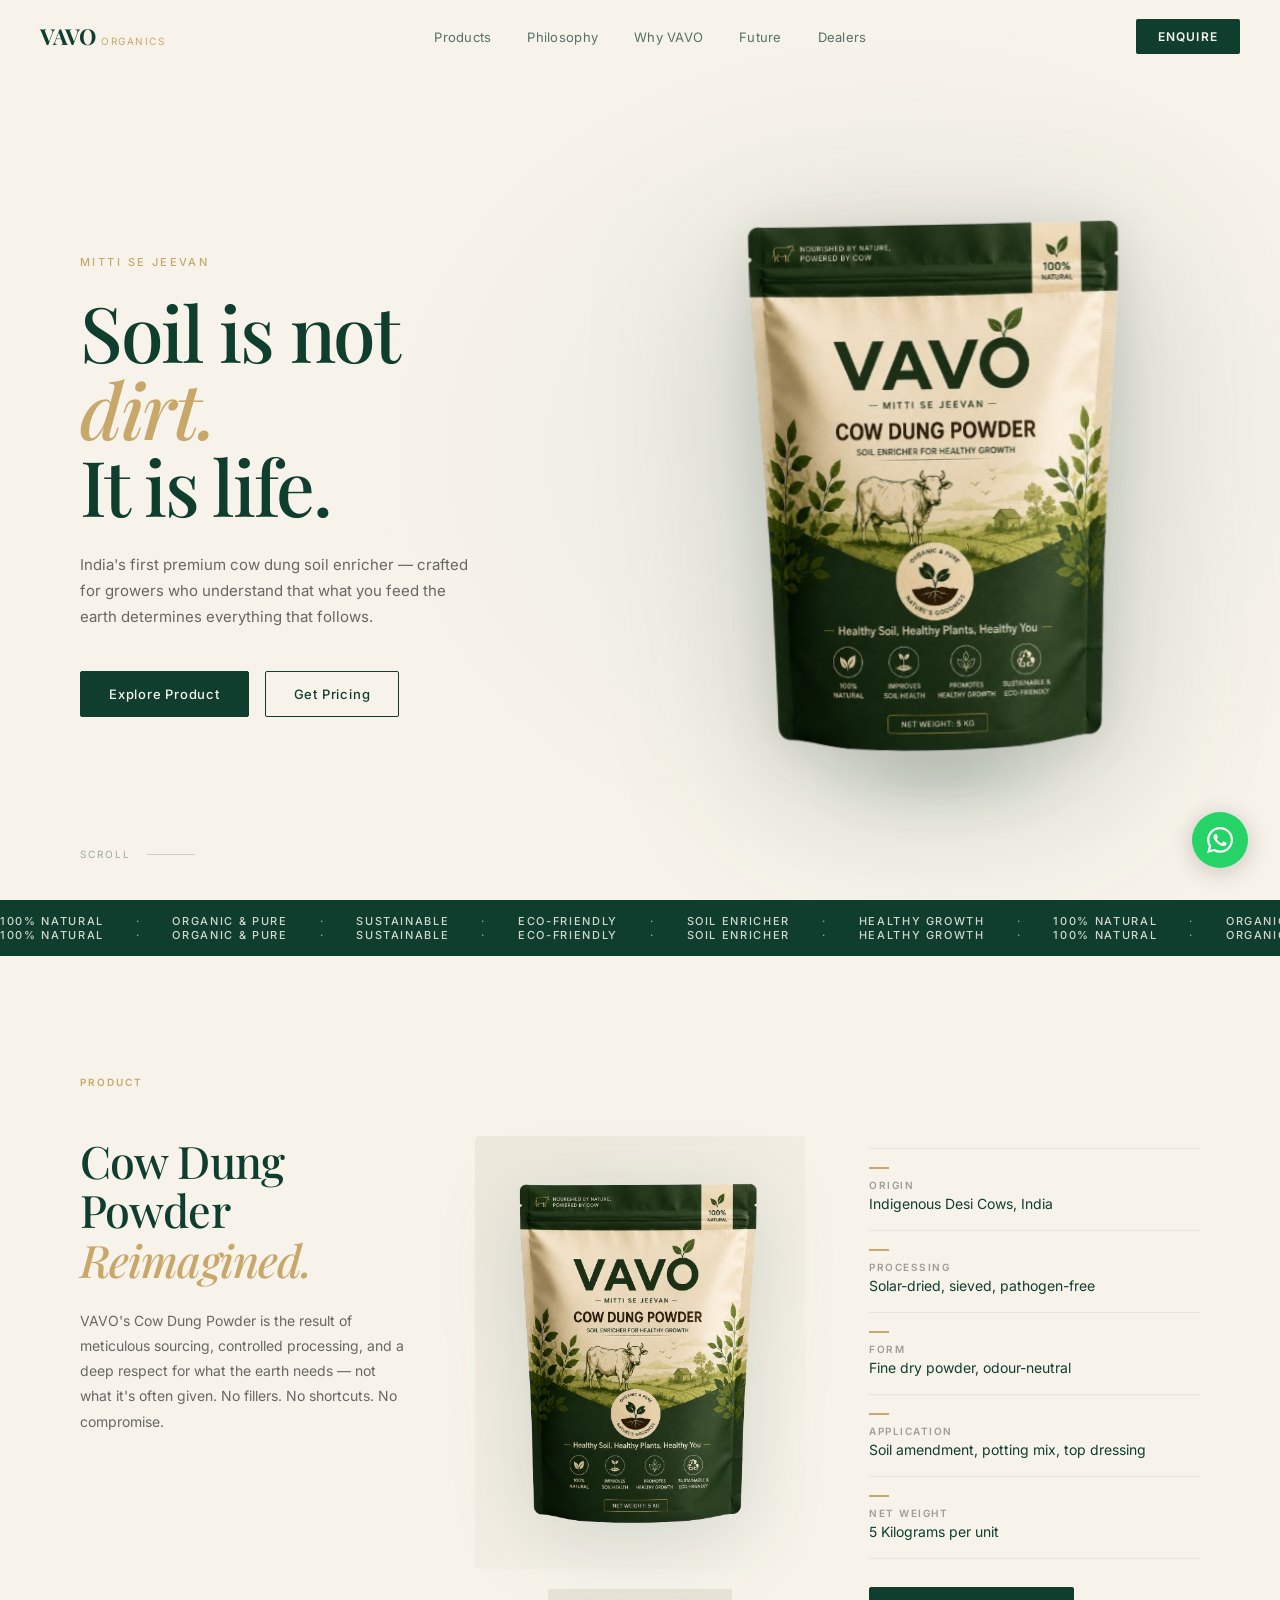
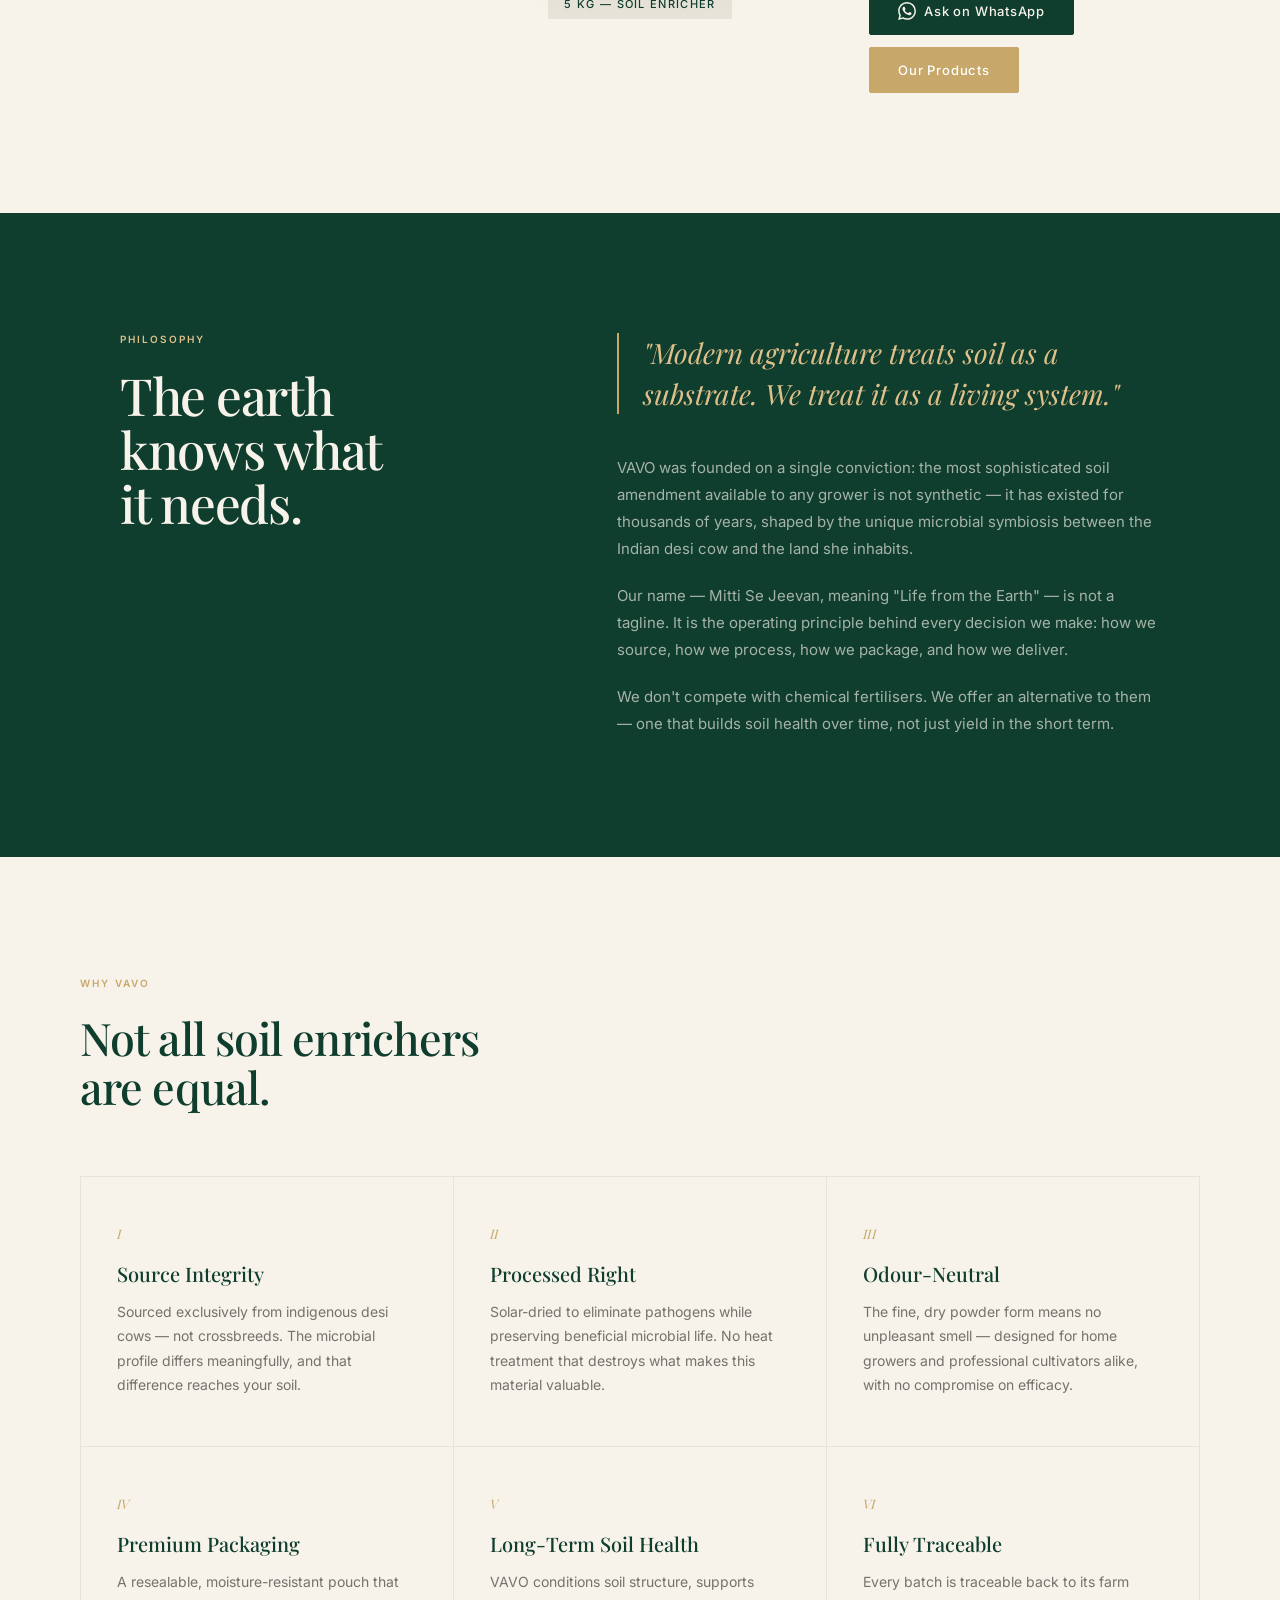
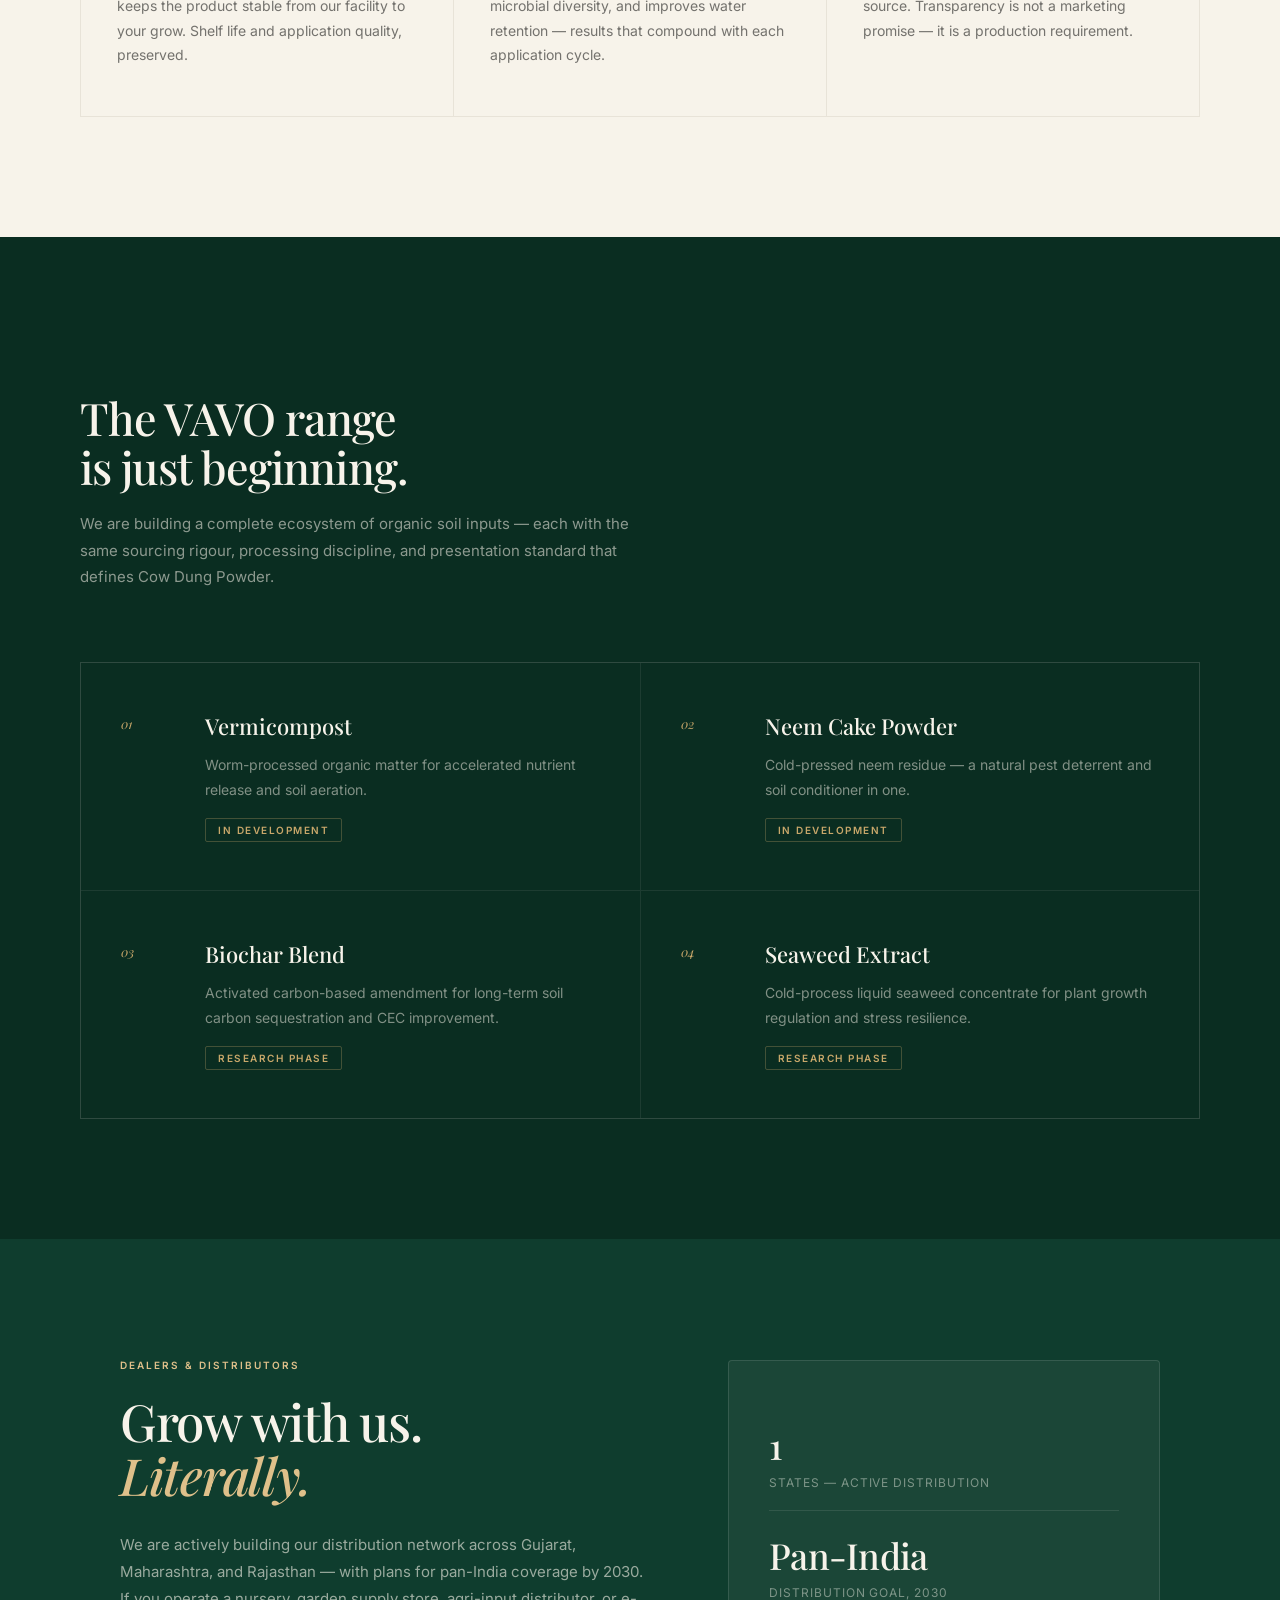
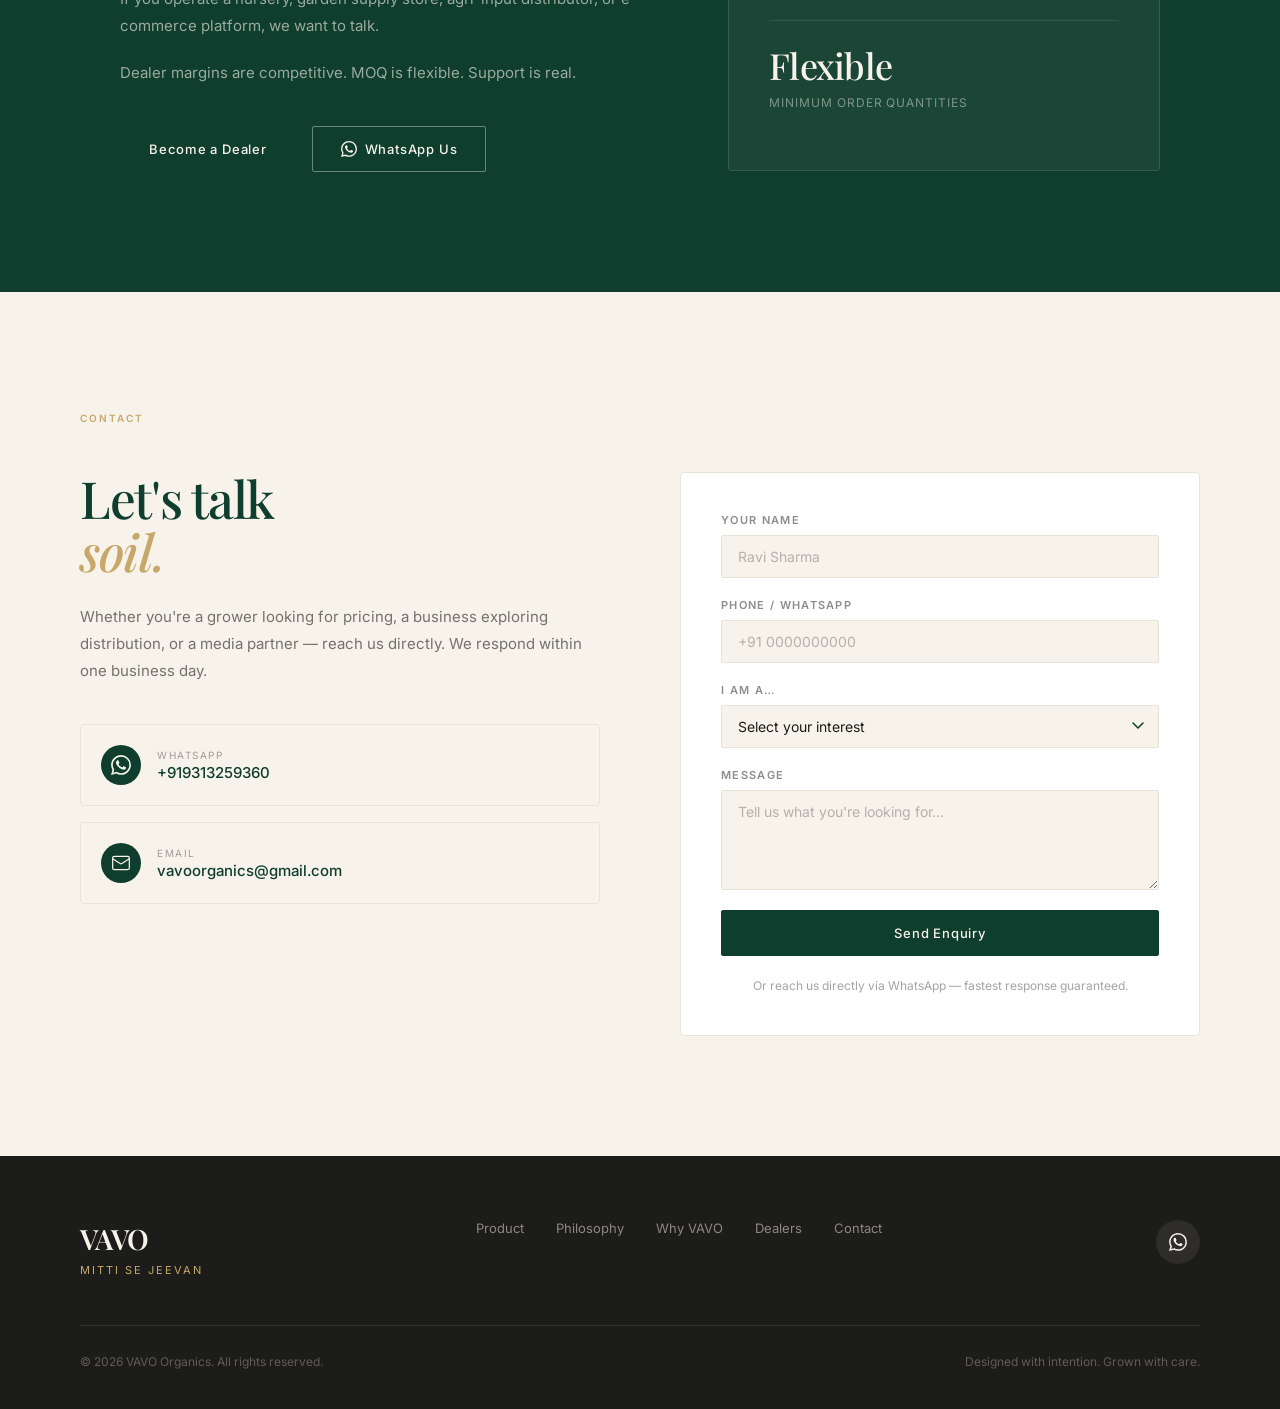
<file: index.html>
<!DOCTYPE html>
<html lang="en">
<head>
  <meta charset="UTF-8" />
  <meta name="viewport" content="width=device-width, initial-scale=1.0" />
  <title>VAVO — Mitti Se Jeevan</title>
  <link rel="icon" type="image/x-icon" href="favicon.ico">

<link rel="icon" type="image/png" sizes="32x32" href="favicon-32x32.png">

<link rel="icon" type="image/png" sizes="16x16" href="favicon-16x16.png">
  <meta name="description" content="VAVO Organics — Premium cow dung powder for soil enrichment. Nourished by nature, powered by cow." />
  <link rel="preconnect" href="https://fonts.googleapis.com" />
  <link rel="preconnect" href="https://fonts.gstatic.com" crossorigin />
  <link href="https://fonts.googleapis.com/css2?family=Playfair+Display:ital,wght@0,400;0,500;0,600;0,700;1,400;1,500&family=Inter:wght@300;400;500;600&display=swap" rel="stylesheet" />
  <link rel="stylesheet" href="style.css" />
</head>
<body>

  <!-- NAV -->
  <nav class="nav" id="nav">
    <a class="nav__logo" href="#">
      <span class="nav__logo-text">VAVO</span>
      <span class="nav__logo-sub">Organics</span>
    </a>
    <ul class="nav__links">
      <li><a href="products.html">Products</a></li>
      <li><a href="#philosophy">Philosophy</a></li>
      <li><a href="#why">Why VAVO</a></li>
      <li><a href="#future">Future</a></li>
      <li><a href="#dealers">Dealers</a></li>
    </ul>
    <a href="#contact" class="nav__cta">Enquire</a>
    <button class="nav__burger" id="navBurger" aria-label="Toggle menu">
      <span></span><span></span><span></span>
    </button>
  </nav>

  <div class="mobile-menu" id="mobileMenu">
    <ul>
      <li><a href="#product" class="mm-link">Product</a></li>
      <li><a href="#philosophy" class="mm-link">Philosophy</a></li>
      <li><a href="#why" class="mm-link">Why VAVO</a></li>
      <li><a href="#future" class="mm-link">Future</a></li>
      <li><a href="#dealers" class="mm-link">Dealers</a></li>
      <li><a href="#contact" class="mm-link mm-link--cta">Enquire</a></li>
    </ul>
  </div>

  <!-- HERO -->
  <section class="hero" id="hero">
    <div class="hero__bg"></div>
    <div class="hero__content">
      <p class="hero__eyebrow reveal">Mitti Se Jeevan</p>
      <h1 class="hero__headline reveal reveal--delay-1">
        Soil is not<br />
        <em>dirt.</em><br />
        It is life.
      </h1>
      <p class="hero__sub reveal reveal--delay-2">
        India's first premium cow dung soil enricher — crafted for growers who understand that what you feed the earth determines everything that follows.
      </p>
      <div class="hero__actions reveal reveal--delay-3">
        <a href="#product" class="btn btn--primary">Explore Product</a>
        <a href="#contact" class="btn btn--ghost">Get Pricing</a>
      </div>
    </div>
    <div class="hero__visual reveal reveal--delay-2">
      <div class="hero__pack-wrapper">
        <img
          src="42AF8B81-1F7A-4A6E-8BEB-A7225277A398.png"
          alt="VAVO Cow Dung Powder — 5 KG Pack"
          class="hero__pack"
          id="heroPack"
        />
        <div class="hero__pack-glow"></div>
      </div>
    </div>
    <div class="hero__scroll-cue">
      <span>Scroll</span>
      <div class="hero__scroll-line"></div>
    </div>
  </section>

  <!-- STRIP -->
  <div class="strip">
    <div class="strip__track">
      <span>100% Natural</span>
      <span class="strip__dot">·</span>
      <span>Organic & Pure</span>
      <span class="strip__dot">·</span>
      <span>Sustainable</span>
      <span class="strip__dot">·</span>
      <span>Eco-Friendly</span>
      <span class="strip__dot">·</span>
      <span>Soil Enricher</span>
      <span class="strip__dot">·</span>
      <span>Healthy Growth</span>
      <span class="strip__dot">·</span>
      <span>100% Natural</span>
      <span class="strip__dot">·</span>
      <span>Organic & Pure</span>
      <span class="strip__dot">·</span>
      <span>Sustainable</span>
      <span class="strip__dot">·</span>
      <span>Eco-Friendly</span>
      <span class="strip__dot">·</span>
      <span>Soil Enricher</span>
      <span class="strip__dot">·</span>
      <span>Healthy Growth</span>
      <span class="strip__dot">·</span>
    </div>
  </div>

  <!-- PRODUCT SHOWCASE -->
  <section class="product" id="product">
    <div class="container">
      <div class="section-label reveal">Product</div>
      <div class="product__grid">
        <div class="product__intro reveal">
          <h2 class="product__headline">
            Cow Dung Powder<br /><em>Reimagined.</em>
          </h2>
          <p class="product__desc">
            VAVO's Cow Dung Powder is the result of meticulous sourcing, controlled processing, and a deep respect for what the earth needs — not what it's often given. No fillers. No shortcuts. No compromise.
          </p>
        </div>
        <div class="product__pack-col reveal reveal--delay-1">
          <div class="product__pack-frame">
            <img src="42AF8B81-1F7A-4A6E-8BEB-A7225277A398.png" alt="VAVO 5KG Pack" class="product__pack-img" />
          </div>
          <div class="product__badge">5 KG — Soil Enricher</div>
        </div>
        <div class="product__attributes reveal reveal--delay-2">
          <div class="attr">
            <div class="attr__line"></div>
            <div class="attr__name">Origin</div>
            <div class="attr__value">Indigenous Desi Cows, India</div>
          </div>
          <div class="attr">
            <div class="attr__line"></div>
            <div class="attr__name">Processing</div>
            <div class="attr__value">Solar-dried, sieved, pathogen-free</div>
          </div>
          <div class="attr">
            <div class="attr__line"></div>
            <div class="attr__name">Form</div>
            <div class="attr__value">Fine dry powder, odour-neutral</div>
          </div>
          <div class="attr">
            <div class="attr__line"></div>
            <div class="attr__name">Application</div>
            <div class="attr__value">Soil amendment, potting mix, top dressing</div>
          </div>
          <div class="attr">
            <div class="attr__line"></div>
            <div class="attr__name">Net Weight</div>
            <div class="attr__value">5 Kilograms per unit</div>
          </div>
          <div class="attr__cta">
            <a href="https://wa.me/919313259360?text=Hi%2C%20I%27m%20interested%20in%20VAVO%20Cow%20Dung%20Powder.%20Please%20share%20pricing." target="_blank" class="btn btn--primary btn--wa">
              <svg width="18" height="18" viewBox="0 0 24 24" fill="currentColor"><path d="M17.472 14.382c-.297-.149-1.758-.867-2.03-.967-.273-.099-.471-.148-.67.15-.197.297-.767.966-.94 1.164-.173.199-.347.223-.644.075-.297-.15-1.255-.463-2.39-1.475-.883-.788-1.48-1.761-1.653-2.059-.173-.297-.018-.458.13-.606.134-.133.298-.347.446-.52.149-.174.198-.298.298-.497.099-.198.05-.371-.025-.52-.075-.149-.669-1.612-.916-2.207-.242-.579-.487-.5-.669-.51-.173-.008-.371-.01-.57-.01-.198 0-.52.074-.792.372-.272.297-1.04 1.016-1.04 2.479 0 1.462 1.065 2.875 1.213 3.074.149.198 2.096 3.2 5.077 4.487.709.306 1.262.489 1.694.625.712.227 1.36.195 1.871.118.571-.085 1.758-.719 2.006-1.413.248-.694.248-1.289.173-1.413-.074-.124-.272-.198-.57-.347m-5.421 7.403h-.004a9.87 9.87 0 01-5.031-1.378l-.361-.214-3.741.982.998-3.648-.235-.374a9.86 9.86 0 01-1.51-5.26c.001-5.45 4.436-9.884 9.888-9.884 2.64 0 5.122 1.03 6.988 2.898a9.825 9.825 0 012.893 6.994c-.003 5.45-4.437 9.884-9.885 9.884m8.413-18.297A11.815 11.815 0 0012.05 0C5.495 0 .16 5.335.157 11.892c0 2.096.547 4.142 1.588 5.945L.057 24l6.305-1.654a11.882 11.882 0 005.683 1.448h.005c6.554 0 11.89-5.335 11.893-11.893a11.821 11.821 0 00-3.48-8.413z"/></svg>
              Ask on WhatsApp
            </a>
              <a href="products.html" class="btn btn--products">
    Our Products
  </a>
          </div>
        </div>
      </div>
    </div>
  </section>

  <!-- PHILOSOPHY -->
  <section class="philosophy" id="philosophy">
    <div class="philosophy__inner">
      <div class="philosophy__left reveal">
        <div class="section-label section-label--light">Philosophy</div>
        <h2 class="philosophy__headline">
          The earth<br />
          knows what<br />
          it needs.
        </h2>
      </div>
      <div class="philosophy__right">
        <div class="philosophy__block reveal reveal--delay-1">
          <p class="philosophy__quote">
            "Modern agriculture treats soil as a substrate. We treat it as a living system."
          </p>
        </div>
        <div class="philosophy__body reveal reveal--delay-2">
          <p>
            VAVO was founded on a single conviction: the most sophisticated soil amendment available to any grower is not synthetic — it has existed for thousands of years, shaped by the unique microbial symbiosis between the Indian desi cow and the land she inhabits.
          </p>
          <p>
            Our name — Mitti Se Jeevan, meaning "Life from the Earth" — is not a tagline. It is the operating principle behind every decision we make: how we source, how we process, how we package, and how we deliver.
          </p>
          <p>
            We don't compete with chemical fertilisers. We offer an alternative to them — one that builds soil health over time, not just yield in the short term.
          </p>
        </div>
      </div>
    </div>
  </section>

  <!-- WHY VAVO -->
  <section class="why" id="why">
    <div class="container">
      <div class="section-label reveal">Why VAVO</div>
      <h2 class="why__headline reveal">
        Not all soil enrichers<br />are equal.
      </h2>
      <div class="why__grid">
        <div class="why__card reveal">
          <div class="why__card-num">I</div>
          <h3 class="why__card-title">Source Integrity</h3>
          <p class="why__card-body">Sourced exclusively from indigenous desi cows — not crossbreeds. The microbial profile differs meaningfully, and that difference reaches your soil.</p>
        </div>
        <div class="why__card reveal reveal--delay-1">
          <div class="why__card-num">II</div>
          <h3 class="why__card-title">Processed Right</h3>
          <p class="why__card-body">Solar-dried to eliminate pathogens while preserving beneficial microbial life. No heat treatment that destroys what makes this material valuable.</p>
        </div>
        <div class="why__card reveal reveal--delay-2">
          <div class="why__card-num">III</div>
          <h3 class="why__card-title">Odour-Neutral</h3>
          <p class="why__card-body">The fine, dry powder form means no unpleasant smell — designed for home growers and professional cultivators alike, with no compromise on efficacy.</p>
        </div>
        <div class="why__card reveal reveal--delay-3">
          <div class="why__card-num">IV</div>
          <h3 class="why__card-title">Premium Packaging</h3>
          <p class="why__card-body">A resealable, moisture-resistant pouch that keeps the product stable from our facility to your grow. Shelf life and application quality, preserved.</p>
        </div>
        <div class="why__card reveal">
          <div class="why__card-num">V</div>
          <h3 class="why__card-title">Long-Term Soil Health</h3>
          <p class="why__card-body">VAVO conditions soil structure, supports microbial diversity, and improves water retention — results that compound with each application cycle.</p>
        </div>
        <div class="why__card reveal reveal--delay-1">
          <div class="why__card-num">VI</div>
          <h3 class="why__card-title">Fully Traceable</h3>
          <p class="why__card-body">Every batch is traceable back to its farm source. Transparency is not a marketing promise — it is a production requirement.</p>
        </div>
      </div>
    </div>
  </section>

  <!-- FUTURE PRODUCT LINE -->
  <section class="future" id="future">
    <div class="container">
      <div class="section-label reveal">Coming Soon</div>
      <h2 class="future__headline reveal">
        The VAVO range<br />
        is just beginning.
      </h2>
      <p class="future__sub reveal reveal--delay-1">
        We are building a complete ecosystem of organic soil inputs — each with the same sourcing rigour, processing discipline, and presentation standard that defines Cow Dung Powder.
      </p>
      <div class="future__grid">
        <div class="future__item reveal">
          <div class="future__item-num">01</div>
          <div class="future__item-content">
            <h3>Vermicompost</h3>
            <p>Worm-processed organic matter for accelerated nutrient release and soil aeration.</p>
            <span class="future__tag">In Development</span>
          </div>
        </div>
        <div class="future__item reveal reveal--delay-1">
          <div class="future__item-num">02</div>
          <div class="future__item-content">
            <h3>Neem Cake Powder</h3>
            <p>Cold-pressed neem residue — a natural pest deterrent and soil conditioner in one.</p>
            <span class="future__tag">In Development</span>
          </div>
        </div>
        <div class="future__item reveal reveal--delay-2">
          <div class="future__item-num">03</div>
          <div class="future__item-content">
            <h3>Biochar Blend</h3>
            <p>Activated carbon-based amendment for long-term soil carbon sequestration and CEC improvement.</p>
            <span class="future__tag">Research Phase</span>
          </div>
        </div>
        <div class="future__item reveal reveal--delay-3">
          <div class="future__item-num">04</div>
          <div class="future__item-content">
            <h3>Seaweed Extract</h3>
            <p>Cold-process liquid seaweed concentrate for plant growth regulation and stress resilience.</p>
            <span class="future__tag">Research Phase</span>
          </div>
        </div>
      </div>
    </div>
  </section>

  <!-- DEALER PARTNERSHIP -->
  <section class="dealers" id="dealers">
    <div class="dealers__inner">
      <div class="dealers__text reveal">
        <div class="section-label section-label--light">Dealers & Distributors</div>
        <h2 class="dealers__headline">
          Grow with us.<br />
          <em>Literally.</em>
        </h2>
        <p class="dealers__body">
          We are actively building our distribution network across Gujarat, Maharashtra, and Rajasthan — with plans for pan-India coverage by 2030. If you operate a nursery, garden supply store, agri-input distributor, or e-commerce platform, we want to talk.
        </p>
        <p class="dealers__body">
          Dealer margins are competitive. MOQ is flexible. Support is real.
        </p>
        <div class="dealers__actions">
          <a href="#contact" class="btn btn--primary">Become a Dealer</a>
          <a
            href="https://wa.me/919313259360?text=Hi%2C%20I%27m%20interested%20in%20becoming%20a%20VAVO%20dealer%2Fdistributor."
            target="_blank"
            class="btn btn--ghost btn--ghost-light"
          >
            <svg width="16" height="16" viewBox="0 0 24 24" fill="currentColor"><path d="M17.472 14.382c-.297-.149-1.758-.867-2.03-.967-.273-.099-.471-.148-.67.15-.197.297-.767.966-.94 1.164-.173.199-.347.223-.644.075-.297-.15-1.255-.463-2.39-1.475-.883-.788-1.48-1.761-1.653-2.059-.173-.297-.018-.458.13-.606.134-.133.298-.347.446-.52.149-.174.198-.298.298-.497.099-.198.05-.371-.025-.52-.075-.149-.669-1.612-.916-2.207-.242-.579-.487-.5-.669-.51-.173-.008-.371-.01-.57-.01-.198 0-.52.074-.792.372-.272.297-1.04 1.016-1.04 2.479 0 1.462 1.065 2.875 1.213 3.074.149.198 2.096 3.2 5.077 4.487.709.306 1.262.489 1.694.625.712.227 1.36.195 1.871.118.571-.085 1.758-.719 2.006-1.413.248-.694.248-1.289.173-1.413-.074-.124-.272-.198-.57-.347m-5.421 7.403h-.004a9.87 9.87 0 01-5.031-1.378l-.361-.214-3.741.982.998-3.648-.235-.374a9.86 9.86 0 01-1.51-5.26c.001-5.45 4.436-9.884 9.888-9.884 2.64 0 5.122 1.03 6.988 2.898a9.825 9.825 0 012.893 6.994c-.003 5.45-4.437 9.884-9.885 9.884m8.413-18.297A11.815 11.815 0 0012.05 0C5.495 0 .16 5.335.157 11.892c0 2.096.547 4.142 1.588 5.945L.057 24l6.305-1.654a11.882 11.882 0 005.683 1.448h.005c6.554 0 11.89-5.335 11.893-11.893a11.821 11.821 0 00-3.48-8.413z"/></svg>
            WhatsApp Us
          </a>
        </div>
      </div>
      <div class="dealers__visual reveal reveal--delay-2">
        <div class="dealers__stat-card">
          <div class="dealers__stat">
            <div class="dealers__stat-num">3</div>
            <div class="dealers__stat-label">States — Active Distribution</div>
          </div>
          <div class="dealers__divider"></div>
          <div class="dealers__stat">
            <div class="dealers__stat-num">Pan-India</div>
            <div class="dealers__stat-label">Distribution Goal, 2030</div>
          </div>
          <div class="dealers__divider"></div>
          <div class="dealers__stat">
            <div class="dealers__stat-num">Flexible</div>
            <div class="dealers__stat-label">Minimum Order Quantities</div>
          </div>
        </div>
      </div>
    </div>
  </section>

  <!-- CONTACT -->
  <section class="contact" id="contact">
    <div class="container">
      <div class="section-label reveal">Contact</div>
      <div class="contact__grid">
        <div class="contact__left reveal">
          <h2 class="contact__headline">
            Let's talk<br />
            <em>soil.</em>
          </h2>
          <p class="contact__body">
            Whether you're a grower looking for pricing, a business exploring distribution, or a media partner — reach us directly. We respond within one business day.
          </p>
          <div class="contact__channels">
            <a
              href="https://wa.me/919313259360?text=Hi%20VAVO%2C%20I%27d%20like%20to%20enquire%20about%20your%20products."
              target="_blank"
              class="contact__channel"
            >
              <div class="contact__channel-icon">
                <svg width="20" height="20" viewBox="0 0 24 24" fill="currentColor"><path d="M17.472 14.382c-.297-.149-1.758-.867-2.03-.967-.273-.099-.471-.148-.67.15-.197.297-.767.966-.94 1.164-.173.199-.347.223-.644.075-.297-.15-1.255-.463-2.39-1.475-.883-.788-1.48-1.761-1.653-2.059-.173-.297-.018-.458.13-.606.134-.133.298-.347.446-.52.149-.174.198-.298.298-.497.099-.198.05-.371-.025-.52-.075-.149-.669-1.612-.916-2.207-.242-.579-.487-.5-.669-.51-.173-.008-.371-.01-.57-.01-.198 0-.52.074-.792.372-.272.297-1.04 1.016-1.04 2.479 0 1.462 1.065 2.875 1.213 3.074.149.198 2.096 3.2 5.077 4.487.709.306 1.262.489 1.694.625.712.227 1.36.195 1.871.118.571-.085 1.758-.719 2.006-1.413.248-.694.248-1.289.173-1.413-.074-.124-.272-.198-.57-.347m-5.421 7.403h-.004a9.87 9.87 0 01-5.031-1.378l-.361-.214-3.741.982.998-3.648-.235-.374a9.86 9.86 0 01-1.51-5.26c.001-5.45 4.436-9.884 9.888-9.884 2.64 0 5.122 1.03 6.988 2.898a9.825 9.825 0 012.893 6.994c-.003 5.45-4.437 9.884-9.885 9.884m8.413-18.297A11.815 11.815 0 0012.05 0C5.495 0 .16 5.335.157 11.892c0 2.096.547 4.142 1.588 5.945L.057 24l6.305-1.654a11.882 11.882 0 005.683 1.448h.005c6.554 0 11.89-5.335 11.893-11.893a11.821 11.821 0 00-3.48-8.413z"/></svg>
              </div>
              <div>
                <div class="contact__channel-label">WhatsApp</div>
                <div class="contact__channel-value">+919313259360</div>
              </div>
            </a>
            <a href="mailto:	
vavoorganics@gmail.com" class="contact__channel">
              <div class="contact__channel-icon">
                <svg width="20" height="20" viewBox="0 0 24 24" fill="none" stroke="currentColor" stroke-width="1.5"><rect x="2" y="4" width="20" height="16" rx="2"/><path d="m22 7-8.97 5.7a1.94 1.94 0 0 1-2.06 0L2 7"/></svg>
              </div>
              <div>
                <div class="contact__channel-label">Email</div>
                <div class="contact__channel-value">	
vavoorganics@gmail.com</div>
              </div>
            </a>
          </div>
        </div>

        <div class="contact__form-wrapper reveal reveal--delay-1">
          <div class="contact__form-card">
            <div class="contact__form-group">
              <label class="contact__label" for="name">Your Name</label>
              <input class="contact__input" type="text" id="name" placeholder="Ravi Sharma" />
            </div>
            <div class="contact__form-group">
              <label class="contact__label" for="phone">Phone / WhatsApp</label>
              <input class="contact__input" type="tel" id="phone" placeholder="+91 0000000000" />
            </div>
            <div class="contact__form-group">
              <label class="contact__label" for="interest">I am a…</label>
              <select class="contact__input contact__select" id="interest">
                <option value="">Select your interest</option>
                <option>Home Grower / Gardener</option>
                <option>Farmer / Commercial Grower</option>
                <option>Nursery / Garden Store</option>
                <option>Distributor / Wholesaler</option>
                <option>Media / Press</option>
                <option>Other</option>
              </select>
            </div>
            <div class="contact__form-group">
              <label class="contact__label" for="message">Message</label>
              <textarea class="contact__input contact__textarea" id="message" rows="4" placeholder="Tell us what you're looking for…"></textarea>
            </div>
            <button class="btn btn--primary btn--full" id="submitBtn">
              Send Enquiry
            </button>
            <p class="contact__form-note">Or reach us directly via WhatsApp — fastest response guaranteed.</p>
          </div>
        </div>
      </div>
    </div>
  </section>

  <!-- FOOTER -->
  <footer class="footer">
    <div class="footer__inner">
      <div class="footer__brand">
        <div class="footer__logo">VAVO</div>
        <div class="footer__tagline">Mitti Se Jeevan</div>
      </div>
      <div class="footer__links">
        <a href="#product">Product</a>
        <a href="#philosophy">Philosophy</a>
        <a href="#why">Why VAVO</a>
        <a href="#dealers">Dealers</a>
        <a href="#contact">Contact</a>
      </div>
      <div class="footer__social">
        <a
          href="https://wa.me/919313259360"
          target="_blank"
          class="footer__wa"
          aria-label="WhatsApp"
        >
          <svg width="18" height="18" viewBox="0 0 24 24" fill="currentColor"><path d="M17.472 14.382c-.297-.149-1.758-.867-2.03-.967-.273-.099-.471-.148-.67.15-.197.297-.767.966-.94 1.164-.173.199-.347.223-.644.075-.297-.15-1.255-.463-2.39-1.475-.883-.788-1.48-1.761-1.653-2.059-.173-.297-.018-.458.13-.606.134-.133.298-.347.446-.52.149-.174.198-.298.298-.497.099-.198.05-.371-.025-.52-.075-.149-.669-1.612-.916-2.207-.242-.579-.487-.5-.669-.51-.173-.008-.371-.01-.57-.01-.198 0-.52.074-.792.372-.272.297-1.04 1.016-1.04 2.479 0 1.462 1.065 2.875 1.213 3.074.149.198 2.096 3.2 5.077 4.487.709.306 1.262.489 1.694.625.712.227 1.36.195 1.871.118.571-.085 1.758-.719 2.006-1.413.248-.694.248-1.289.173-1.413-.074-.124-.272-.198-.57-.347m-5.421 7.403h-.004a9.87 9.87 0 01-5.031-1.378l-.361-.214-3.741.982.998-3.648-.235-.374a9.86 9.86 0 01-1.51-5.26c.001-5.45 4.436-9.884 9.888-9.884 2.64 0 5.122 1.03 6.988 2.898a9.825 9.825 0 012.893 6.994c-.003 5.45-4.437 9.884-9.885 9.884m8.413-18.297A11.815 11.815 0 0012.05 0C5.495 0 .16 5.335.157 11.892c0 2.096.547 4.142 1.588 5.945L.057 24l6.305-1.654a11.882 11.882 0 005.683 1.448h.005c6.554 0 11.89-5.335 11.893-11.893a11.821 11.821 0 00-3.48-8.413z"/></svg>
        </a>
      </div>
    </div>
    <div class="footer__bottom">
      <p>© 2026 VAVO Organics. All rights reserved.</p>
      <p>Designed with intention. Grown with care.</p>
    </div>
  </footer>

  <!-- WhatsApp Floating Button -->
  <a
    href="https://wa.me/919313259360?text=Hi%20VAVO%2C%20I%27d%20like%20to%20enquire%20about%20your%20products."
    target="_blank"
    class="wa-float"
    aria-label="Chat on WhatsApp"
  >
    <svg width="26" height="26" viewBox="0 0 24 24" fill="currentColor"><path d="M17.472 14.382c-.297-.149-1.758-.867-2.03-.967-.273-.099-.471-.148-.67.15-.197.297-.767.966-.94 1.164-.173.199-.347.223-.644.075-.297-.15-1.255-.463-2.39-1.475-.883-.788-1.48-1.761-1.653-2.059-.173-.297-.018-.458.13-.606.134-.133.298-.347.446-.52.149-.174.198-.298.298-.497.099-.198.05-.371-.025-.52-.075-.149-.669-1.612-.916-2.207-.242-.579-.487-.5-.669-.51-.173-.008-.371-.01-.57-.01-.198 0-.52.074-.792.372-.272.297-1.04 1.016-1.04 2.479 0 1.462 1.065 2.875 1.213 3.074.149.198 2.096 3.2 5.077 4.487.709.306 1.262.489 1.694.625.712.227 1.36.195 1.871.118.571-.085 1.758-.719 2.006-1.413.248-.694.248-1.289.173-1.413-.074-.124-.272-.198-.57-.347m-5.421 7.403h-.004a9.87 9.87 0 01-5.031-1.378l-.361-.214-3.741.982.998-3.648-.235-.374a9.86 9.86 0 01-1.51-5.26c.001-5.45 4.436-9.884 9.888-9.884 2.64 0 5.122 1.03 6.988 2.898a9.825 9.825 0 012.893 6.994c-.003 5.45-4.437 9.884-9.885 9.884m8.413-18.297A11.815 11.815 0 0012.05 0C5.495 0 .16 5.335.157 11.892c0 2.096.547 4.142 1.588 5.945L.057 24l6.305-1.654a11.882 11.882 0 005.683 1.448h.005c6.554 0 11.89-5.335 11.893-11.893a11.821 11.821 0 00-3.48-8.413z"/></svg>
  </a>

  <script src="script.js"></script>
</body>
</html>
</file>
<file: style.css>
/* ================================
   VAVO Organics — style.css
   Brand: #0F3D2E #F7F3EA #C8A76A
   Typography: Playfair Display + Inter
================================ */

/* ── TOKENS ── */
:root {
  --forest:    #0F3D2E;
  --parchment: #F7F3EA;
  --gold:      #C8A76A;
  --ink:       #1C1C1A;
  --mist:      #E8E3D8;
  --sage:      #2D6248;
  --gold-light: #DFC08A;

  --font-display: 'Playfair Display', Georgia, serif;
  --font-body:    'Inter', -apple-system, sans-serif;

  --nav-h: 72px;

  --ease-out: cubic-bezier(0.22, 1, 0.36, 1);
  --ease-in-out: cubic-bezier(0.65, 0, 0.35, 1);
}

/* ── RESET ── */
*, *::before, *::after { box-sizing: border-box; margin: 0; padding: 0; }

html {
  scroll-behavior: smooth;
  font-size: 16px;
  -webkit-font-smoothing: antialiased;
}

body {
  font-family: var(--font-body);
  background: var(--parchment);
  color: var(--ink);
  overflow-x: hidden;
}

img { display: block; max-width: 100%; }

a { text-decoration: none; color: inherit; }

/* ── UTILITY ── */
.container {
  max-width: 1200px;
  margin: 0 auto;
  padding: 0 40px;
}

.section-label {
  font-family: var(--font-body);
  font-size: 10px;
  font-weight: 600;
  letter-spacing: 0.2em;
  text-transform: uppercase;
  color: var(--gold);
  margin-bottom: 24px;
}

.section-label--light {
  color: var(--gold-light);
}

/* ── BUTTONS ── */
.btn {
  display: inline-flex;
  align-items: center;
  gap: 8px;
  font-family: var(--font-body);
  font-size: 13px;
  font-weight: 500;
  letter-spacing: 0.06em;
  padding: 14px 28px;
  border-radius: 2px;
  cursor: pointer;
  transition: all 0.3s var(--ease-out);
  border: 1px solid transparent;
  white-space: nowrap;
}

.btn--primary {
  background: var(--forest);
  color: var(--parchment);
  border-color: var(--forest);
}
.btn--primary:hover {
  background: var(--sage);
  border-color: var(--sage);
  transform: translateY(-1px);
}

.btn--ghost {
  background: transparent;
  color: var(--forest);
  border-color: var(--forest);
}
.btn--ghost:hover {
  background: var(--forest);
  color: var(--parchment);
}

.btn--ghost-light {
  color: var(--parchment);
  border-color: rgba(247, 243, 234, 0.4);
}
.btn--ghost-light:hover {
  background: rgba(247, 243, 234, 0.1);
  border-color: var(--parchment);
}

.btn--wa {
  background: var(--forest);
}

.btn--products {
  background: var(--gold);
  color: white;
  border: 1px solid var(--gold);
}

.btn--products:hover {
  background: #b89252;
  border-color: #b89252;
}

.btn--full { width: 100%; justify-content: center; }

/* ── REVEAL ANIMATIONS ── */
.reveal {
  opacity: 0;
  transform: translateY(32px);
  transition: opacity 0.8s var(--ease-out), transform 0.8s var(--ease-out);
}
.reveal--delay-1 { transition-delay: 0.12s; }
.reveal--delay-2 { transition-delay: 0.24s; }
.reveal--delay-3 { transition-delay: 0.36s; }

.reveal.is-visible {
  opacity: 1;
  transform: translateY(0);
}

/* ── NAV ── */
.nav {
  position: fixed;
  top: 0; left: 0; right: 0;
  height: var(--nav-h);
  z-index: 100;
  display: flex;
  align-items: center;
  justify-content: space-between;
  padding: 0 40px;
  transition: background 0.4s var(--ease-out), backdrop-filter 0.4s, box-shadow 0.4s;
}

.nav.scrolled {
  background: rgba(247, 243, 234, 0.92);
  backdrop-filter: blur(16px);
  -webkit-backdrop-filter: blur(16px);
  box-shadow: 0 1px 0 var(--mist);
}

.nav__logo {
  display: flex;
  align-items: baseline;
  gap: 6px;
}
.nav__logo-text {
  font-family: var(--font-display);
  font-weight: 700;
  font-size: 22px;
  color: var(--forest);
  letter-spacing: -0.02em;
}
.nav__logo-sub {
  font-family: var(--font-body);
  font-size: 10px;
  font-weight: 400;
  color: var(--gold);
  letter-spacing: 0.15em;
  text-transform: uppercase;
}

.nav__links {
  display: flex;
  list-style: none;
  gap: 36px;
}
.nav__links a {
  font-size: 13px;
  font-weight: 400;
  color: var(--forest);
  letter-spacing: 0.02em;
  opacity: 0.7;
  transition: opacity 0.2s;
}
.nav__links a:hover { opacity: 1; }

.nav__cta {
  font-size: 12px;
  font-weight: 600;
  letter-spacing: 0.1em;
  text-transform: uppercase;
  color: var(--parchment);
  background: var(--forest);
  padding: 10px 22px;
  border-radius: 2px;
  transition: background 0.2s;
}
.nav__cta:hover { background: var(--sage); }

.nav__burger {
  display: none;
  flex-direction: column;
  gap: 5px;
  background: none;
  border: none;
  cursor: pointer;
  padding: 4px;
}
.nav__burger span {
  display: block;
  width: 24px;
  height: 1.5px;
  background: var(--forest);
  transition: all 0.3s;
}

/* ── MOBILE MENU ── */
.mobile-menu {
  display: none;
  position: fixed;
  inset: 0;
  background: var(--parchment);
  z-index: 99;
  flex-direction: column;
  align-items: center;
  justify-content: center;
  opacity: 0;
  pointer-events: none;
  transition: opacity 0.3s;
}
.mobile-menu.open {
  opacity: 1;
  pointer-events: all;
}
.mobile-menu ul {
  list-style: none;
  text-align: center;
  display: flex;
  flex-direction: column;
  gap: 32px;
}
.mm-link {
  font-family: var(--font-display);
  font-size: 28px;
  font-weight: 500;
  color: var(--forest);
  transition: color 0.2s;
}
.mm-link:hover { color: var(--gold); }
.mm-link--cta {
  display: inline-block;
  font-family: var(--font-body);
  font-size: 14px;
  font-weight: 600;
  letter-spacing: 0.12em;
  text-transform: uppercase;
  color: var(--parchment);
  background: var(--forest);
  padding: 14px 32px;
  border-radius: 2px;
  margin-top: 8px;
}

/* ── HERO ── */
.hero {
  position: relative;
  min-height: 100svh;
  display: grid;
  grid-template-columns: 1fr 1fr;
  align-items: center;
  padding: var(--nav-h) 0 0;
  overflow: hidden;
}

.hero__bg {
  position: absolute;
  inset: 0;
  background:
    radial-gradient(ellipse 60% 70% at 70% 50%, rgba(15, 61, 46, 0.06) 0%, transparent 70%),
    var(--parchment);
  z-index: 0;
}

.hero__content {
  position: relative;
  z-index: 1;
  padding: 80px 40px 80px 80px;
  max-width: 560px;
}

.hero__eyebrow {
  font-family: var(--font-body);
  font-size: 11px;
  font-weight: 500;
  letter-spacing: 0.22em;
  text-transform: uppercase;
  color: var(--gold);
  margin-bottom: 24px;
}

.hero__headline {
  font-family: var(--font-display);
  font-size: clamp(52px, 6vw, 88px);
  font-weight: 500;
  line-height: 1.0;
  letter-spacing: -0.03em;
  color: var(--forest);
  margin-bottom: 28px;
}

.hero__headline em {
  font-style: italic;
  color: var(--gold);
}

.hero__sub {
  font-family: var(--font-body);
  font-size: 15px;
  font-weight: 400;
  line-height: 1.75;
  color: rgba(28, 28, 26, 0.65);
  max-width: 400px;
  margin-bottom: 40px;
}

.hero__actions {
  display: flex;
  gap: 16px;
  flex-wrap: wrap;
}

.hero__visual {
  position: relative;
  z-index: 1;
  display: flex;
  align-items: center;
  justify-content: center;
  padding: 80px 80px 80px 40px;
}

.hero__pack-wrapper {
  position: relative;
  width: 100%;
  max-width: 440px;
}

.hero__pack {
  width: 100%;
  filter: drop-shadow(0 40px 80px rgba(15, 61, 46, 0.2)) drop-shadow(0 8px 24px rgba(0,0,0,0.1));
  transform: translateY(0px) rotate(-1deg);
  animation: packFloat 6s ease-in-out infinite;
  will-change: transform;
}

@keyframes packFloat {
  0%, 100% { transform: translateY(0px) rotate(-1deg); }
  50%       { transform: translateY(-16px) rotate(0.5deg); }
}

.hero__pack-glow {
  position: absolute;
  bottom: -40px;
  left: 50%;
  transform: translateX(-50%);
  width: 60%;
  height: 60px;
  background: radial-gradient(ellipse, rgba(15, 61, 46, 0.2) 0%, transparent 70%);
  filter: blur(20px);
}

.hero__scroll-cue {
  position: absolute;
  bottom: 40px;
  left: 80px;
  display: flex;
  align-items: center;
  gap: 16px;
  z-index: 1;
}
.hero__scroll-cue span {
  font-size: 10px;
  letter-spacing: 0.2em;
  text-transform: uppercase;
  color: var(--forest);
  opacity: 0.4;
}
.hero__scroll-line {
  width: 48px;
  height: 1px;
  background: var(--forest);
  opacity: 0.2;
  position: relative;
  overflow: hidden;
}
.hero__scroll-line::after {
  content: '';
  position: absolute;
  left: -100%;
  top: 0;
  width: 100%;
  height: 100%;
  background: var(--gold);
  animation: scrollLine 2s ease-in-out infinite;
}
@keyframes scrollLine {
  0%   { left: -100%; }
  100% { left: 100%; }
}

/* ── TICKER STRIP ── */
.strip {
  background: var(--forest);
  overflow: hidden;
  padding: 14px 0;
}
.strip__track {
  display: flex;
  gap: 32px;
  white-space: nowrap;
  animation: ticker 20s linear infinite;
}
.strip__track span {
  font-family: var(--font-body);
  font-size: 11px;
  font-weight: 500;
  letter-spacing: 0.15em;
  text-transform: uppercase;
  color: var(--parchment);
  opacity: 0.85;
}
.strip__dot {
  color: var(--gold) !important;
  opacity: 1 !important;
}
@keyframes ticker {
  from { transform: translateX(0); }
  to   { transform: translateX(-50%); }
}

/* ── PRODUCT ── */
.product {
  padding: 120px 0;
  background: var(--parchment);
}

.product__grid {
  display: grid;
  grid-template-columns: 1fr 1fr 1fr;
  gap: 64px;
  align-items: start;
  margin-top: 48px;
}

.product__intro { grid-column: 1; }

.product__headline {
  font-family: var(--font-display);
  font-size: clamp(32px, 3.5vw, 52px);
  font-weight: 500;
  line-height: 1.1;
  letter-spacing: -0.02em;
  color: var(--forest);
  margin-bottom: 24px;
}
.product__headline em {
  font-style: italic;
  color: var(--gold);
}

.product__desc {
  font-size: 14px;
  line-height: 1.8;
  color: rgba(28, 28, 26, 0.65);
}

.product__pack-col {
  grid-column: 2;
  display: flex;
  flex-direction: column;
  align-items: center;
  gap: 20px;
}

.product__pack-frame {
  background: linear-gradient(135deg, #EDE8DC 0%, #F7F3EA 100%);
  border-radius: 4px;
  padding: 40px 24px;
  width: 100%;
}

.product__pack-img {
  width: 100%;
  filter: drop-shadow(0 16px 40px rgba(15, 61, 46, 0.15));
  transition: transform 0.6s var(--ease-out);
}
.product__pack-frame:hover .product__pack-img {
  transform: scale(1.03) translateY(-4px);
}

.product__badge {
  font-family: var(--font-body);
  font-size: 11px;
  font-weight: 500;
  letter-spacing: 0.12em;
  text-transform: uppercase;
  color: var(--forest);
  background: var(--mist);
  padding: 8px 16px;
  border-radius: 2px;
}

.product__attributes {
  grid-column: 3;
  display: flex;
  flex-direction: column;
  gap: 0;
  padding-top: 12px;
}

.attr {
  padding: 18px 0;
  border-bottom: 1px solid var(--mist);
}
.attr:first-child { border-top: 1px solid var(--mist); }

.attr__line {
  width: 20px;
  height: 2px;
  background: var(--gold);
  margin-bottom: 10px;
}
.attr__name {
  font-size: 10px;
  font-weight: 600;
  letter-spacing: 0.15em;
  text-transform: uppercase;
  color: rgba(28,28,26,0.4);
  margin-bottom: 4px;
}
.attr__value {
  font-size: 14px;
  font-weight: 400;
  color: var(--forest);
}

.attr__cta {
  margin-top: 28px;
  display: flex;
  gap: 12px;
  flex-wrap: wrap;
  align-items: center;
}

/* ── PHILOSOPHY ── */
.philosophy {
  background: var(--forest);
  padding: 120px 0;
}

.philosophy__inner {
  max-width: 1200px;
  margin: 0 auto;
  padding: 0 80px;
  display: grid;
  grid-template-columns: 1fr 1.3fr;
  gap: 80px;
  align-items: start;
}

.philosophy__left { position: sticky; top: 120px; }

.philosophy__headline {
  font-family: var(--font-display);
  font-size: clamp(40px, 4vw, 64px);
  font-weight: 500;
  line-height: 1.05;
  letter-spacing: -0.025em;
  color: var(--parchment);
}

.philosophy__right {
  display: flex;
  flex-direction: column;
  gap: 40px;
}

.philosophy__quote {
  font-family: var(--font-display);
  font-size: clamp(20px, 2.2vw, 28px);
  font-style: italic;
  font-weight: 400;
  line-height: 1.45;
  color: var(--gold-light);
  padding-left: 24px;
  border-left: 2px solid var(--gold);
}

.philosophy__body {
  display: flex;
  flex-direction: column;
  gap: 20px;
}
.philosophy__body p {
  font-size: 15px;
  line-height: 1.8;
  color: rgba(247, 243, 234, 0.65);
}

/* ── WHY VAVO ── */
.why {
  padding: 120px 0;
  background: var(--parchment);
}

.why__headline {
  font-family: var(--font-display);
  font-size: clamp(32px, 3.5vw, 52px);
  font-weight: 500;
  line-height: 1.1;
  letter-spacing: -0.02em;
  color: var(--forest);
  margin-bottom: 64px;
}

.why__grid {
  display: grid;
  grid-template-columns: repeat(3, 1fr);
  gap: 1px;
  background: var(--mist);
  border: 1px solid var(--mist);
}

.why__card {
  background: var(--parchment);
  padding: 48px 36px;
  transition: background 0.3s;
}
.why__card:hover {
  background: #F0EBE0;
}

.why__card-num {
  font-family: var(--font-display);
  font-size: 13px;
  font-style: italic;
  color: var(--gold);
  margin-bottom: 20px;
  letter-spacing: 0.02em;
}

.why__card-title {
  font-family: var(--font-display);
  font-size: 20px;
  font-weight: 500;
  color: var(--forest);
  margin-bottom: 14px;
  line-height: 1.2;
}

.why__card-body {
  font-size: 14px;
  line-height: 1.75;
  color: rgba(28, 28, 26, 0.6);
}

/* ── FUTURE ── */
.future {
  background: #0A2D21;
  padding: 120px 0;
}

.future__headline {
  font-family: var(--font-display);
  font-size: clamp(32px, 3.5vw, 52px);
  font-weight: 500;
  line-height: 1.1;
  letter-spacing: -0.02em;
  color: var(--parchment);
  margin-bottom: 20px;
}

.future__sub {
  font-size: 15px;
  line-height: 1.75;
  color: rgba(247, 243, 234, 0.55);
  max-width: 560px;
  margin-bottom: 72px;
}

.future__grid {
  display: grid;
  grid-template-columns: 1fr 1fr;
  gap: 1px;
  background: rgba(247, 243, 234, 0.08);
  border: 1px solid rgba(247, 243, 234, 0.08);
}

.future__item {
  background: #0A2D21;
  padding: 48px 40px;
  display: grid;
  grid-template-columns: 60px 1fr;
  gap: 24px;
  align-items: start;
  transition: background 0.3s;
}
.future__item:hover { background: #0D3526; }

.future__item-num {
  font-family: var(--font-display);
  font-size: 13px;
  font-style: italic;
  color: var(--gold);
  padding-top: 4px;
}

.future__item-content h3 {
  font-family: var(--font-display);
  font-size: 22px;
  font-weight: 500;
  color: var(--parchment);
  margin-bottom: 12px;
}

.future__item-content p {
  font-size: 14px;
  line-height: 1.75;
  color: rgba(247, 243, 234, 0.5);
  margin-bottom: 16px;
}

.future__tag {
  display: inline-block;
  font-size: 10px;
  font-weight: 600;
  letter-spacing: 0.15em;
  text-transform: uppercase;
  color: var(--gold);
  border: 1px solid rgba(200, 167, 106, 0.3);
  padding: 5px 12px;
  border-radius: 2px;
}

/* ── DEALERS ── */
.dealers {
  background: var(--forest);
  padding: 120px 0;
}

.dealers__inner {
  max-width: 1200px;
  margin: 0 auto;
  padding: 0 80px;
  display: grid;
  grid-template-columns: 1.1fr 0.9fr;
  gap: 80px;
  align-items: center;
}

.dealers__headline {
  font-family: var(--font-display);
  font-size: clamp(40px, 4vw, 60px);
  font-weight: 500;
  line-height: 1.05;
  letter-spacing: -0.025em;
  color: var(--parchment);
  margin-bottom: 28px;
}
.dealers__headline em {
  color: var(--gold-light);
  font-style: italic;
}

.dealers__body {
  font-size: 15px;
  line-height: 1.8;
  color: rgba(247, 243, 234, 0.6);
  margin-bottom: 20px;
}

.dealers__actions {
  display: flex;
  gap: 16px;
  flex-wrap: wrap;
  margin-top: 40px;
}

.dealers__stat-card {
  background: rgba(247, 243, 234, 0.05);
  border: 1px solid rgba(247, 243, 234, 0.12);
  border-radius: 4px;
  padding: 40px;
}

.dealers__stat {
  padding: 20px 0;
}

.dealers__stat-num {
  font-family: var(--font-display);
  font-size: 36px;
  font-weight: 500;
  color: var(--parchment);
  margin-bottom: 6px;
  letter-spacing: -0.02em;
}

.dealers__stat-label {
  font-size: 12px;
  letter-spacing: 0.08em;
  text-transform: uppercase;
  color: rgba(247, 243, 234, 0.45);
}

.dealers__divider {
  height: 1px;
  background: rgba(247, 243, 234, 0.1);
}

/* ── CONTACT ── */
.contact {
  padding: 120px 0;
  background: var(--parchment);
}

.contact__grid {
  display: grid;
  grid-template-columns: 1fr 1fr;
  gap: 80px;
  align-items: start;
  margin-top: 48px;
}

.contact__headline {
  font-family: var(--font-display);
  font-size: clamp(40px, 4vw, 60px);
  font-weight: 500;
  line-height: 1.05;
  letter-spacing: -0.025em;
  color: var(--forest);
  margin-bottom: 24px;
}
.contact__headline em {
  color: var(--gold);
}

.contact__body {
  font-size: 15px;
  line-height: 1.8;
  color: rgba(28, 28, 26, 0.6);
  margin-bottom: 40px;
}

.contact__channels {
  display: flex;
  flex-direction: column;
  gap: 16px;
}

.contact__channel {
  display: flex;
  align-items: center;
  gap: 16px;
  padding: 20px;
  border: 1px solid var(--mist);
  border-radius: 4px;
  transition: border-color 0.2s, background 0.2s;
}
.contact__channel:hover {
  border-color: var(--gold);
  background: rgba(200, 167, 106, 0.05);
}

.contact__channel-icon {
  width: 40px;
  height: 40px;
  background: var(--forest);
  color: var(--parchment);
  border-radius: 50%;
  display: flex;
  align-items: center;
  justify-content: center;
  flex-shrink: 0;
}

.contact__channel-label {
  font-size: 10px;
  letter-spacing: 0.15em;
  text-transform: uppercase;
  color: rgba(28,28,26,0.4);
  margin-bottom: 2px;
}
.contact__channel-value {
  font-size: 15px;
  font-weight: 500;
  color: var(--forest);
}

.contact__form-card {
  background: white;
  border: 1px solid var(--mist);
  border-radius: 4px;
  padding: 40px;
  display: flex;
  flex-direction: column;
  gap: 20px;
}

.contact__form-group {
  display: flex;
  flex-direction: column;
  gap: 8px;
}

.contact__label {
  font-size: 11px;
  font-weight: 600;
  letter-spacing: 0.12em;
  text-transform: uppercase;
  color: rgba(28, 28, 26, 0.5);
}

.contact__input {
  font-family: var(--font-body);
  font-size: 14px;
  color: var(--ink);
  background: var(--parchment);
  border: 1px solid var(--mist);
  border-radius: 2px;
  padding: 12px 16px;
  outline: none;
  transition: border-color 0.2s;
  appearance: none;
  -webkit-appearance: none;
}
.contact__input:focus {
  border-color: var(--forest);
}
.contact__input::placeholder { color: rgba(28,28,26,0.3); }

.contact__select {
  cursor: pointer;
  background-image: url("data:image/svg+xml,%3Csvg xmlns='http://www.w3.org/2000/svg' width='12' height='8' viewBox='0 0 12 8'%3E%3Cpath d='M1 1l5 5 5-5' stroke='%230F3D2E' stroke-width='1.5' fill='none' stroke-linecap='round'/%3E%3C/svg%3E");
  background-repeat: no-repeat;
  background-position: right 14px center;
  padding-right: 36px;
}

.contact__textarea { resize: vertical; min-height: 100px; }

.contact__form-note {
  font-size: 12px;
  color: rgba(28,28,26,0.4);
  text-align: center;
  line-height: 1.6;
}

/* ── FOOTER ── */
.footer {
  background: var(--ink);
  padding: 64px 80px 40px;
}

.footer__inner {
  display: flex;
  align-items: flex-start;
  justify-content: space-between;
  padding-bottom: 48px;
  border-bottom: 1px solid rgba(247, 243, 234, 0.1);
  flex-wrap: wrap;
  gap: 40px;
}

.footer__logo {
  font-family: var(--font-display);
  font-size: 28px;
  font-weight: 600;
  color: var(--parchment);
  letter-spacing: -0.02em;
}
.footer__tagline {
  font-size: 11px;
  letter-spacing: 0.18em;
  text-transform: uppercase;
  color: var(--gold);
  margin-top: 6px;
}

.footer__links {
  display: flex;
  gap: 32px;
  flex-wrap: wrap;
}
.footer__links a {
  font-size: 13px;
  color: rgba(247, 243, 234, 0.5);
  transition: color 0.2s;
}
.footer__links a:hover { color: var(--parchment); }

.footer__wa {
  display: flex;
  align-items: center;
  justify-content: center;
  width: 44px;
  height: 44px;
  background: rgba(247, 243, 234, 0.08);
  color: var(--parchment);
  border-radius: 50%;
  transition: background 0.2s;
}
.footer__wa:hover { background: #25D366; }

.footer__bottom {
  display: flex;
  justify-content: space-between;
  padding-top: 28px;
  flex-wrap: wrap;
  gap: 8px;
}
.footer__bottom p {
  font-size: 12px;
  color: rgba(247, 243, 234, 0.3);
}

/* ── WHATSAPP FLOAT ── */
.wa-float {
  position: fixed;
  bottom: 32px;
  right: 32px;
  width: 56px;
  height: 56px;
  background: #25D366;
  color: white;
  border-radius: 50%;
  display: flex;
  align-items: center;
  justify-content: center;
  z-index: 50;
  box-shadow: 0 4px 24px rgba(0,0,0,0.2);
  transition: transform 0.3s var(--ease-out), box-shadow 0.3s;
}
.wa-float:hover {
  transform: scale(1.1);
  box-shadow: 0 8px 32px rgba(0,0,0,0.25);
}

/* ── RESPONSIVE ── */
@media (max-width: 1024px) {
  .container { padding: 0 32px; }

  .hero {
    grid-template-columns: 1fr;
    min-height: auto;
    padding-top: var(--nav-h);
  }
  .hero__content {
    padding: 60px 32px 40px;
    max-width: 100%;
  }
  .hero__visual {
    padding: 0 32px 60px;
    order: -1;
  }
  .hero__pack-wrapper { max-width: 320px; margin: 0 auto; }
  .hero__scroll-cue { left: 32px; }

  .philosophy__inner,
  .dealers__inner {
    padding: 0 32px;
    grid-template-columns: 1fr;
    gap: 48px;
  }
  .philosophy__left { position: static; }

  .product__grid {
    grid-template-columns: 1fr;
    gap: 40px;
  }
  .product__pack-col { grid-column: auto; }
  .product__attributes { grid-column: auto; }

  .why__grid { grid-template-columns: 1fr 1fr; }
  .future__grid { grid-template-columns: 1fr; }

  .contact__grid {
    grid-template-columns: 1fr;
    gap: 48px;
  }

  .footer { padding: 48px 32px 32px; }
  .footer__inner { flex-direction: column; align-items: flex-start; }
}

@media (max-width: 768px) {
  .nav__links, .nav__cta { display: none; }
  .nav__burger { display: flex; }
  .mobile-menu { display: flex; }

  .nav { padding: 0 24px; }

  .container { padding: 0 24px; }

  .hero__content { padding: 48px 24px 32px; }
  .hero__visual { padding: 0 24px 48px; }
  .hero__pack-wrapper { max-width: 260px; }

  .hero__headline { font-size: clamp(40px, 10vw, 60px); }

  .philosophy__inner,
  .dealers__inner {
    padding: 0 24px;
  }
  .product { padding: 80px 0; }
  .philosophy { padding: 80px 0; }
  .why { padding: 80px 0; }
  .future { padding: 80px 0; }
  .dealers { padding: 80px 0; }
  .contact { padding: 80px 0; }

  .why__grid { grid-template-columns: 1fr; }

  .why__card { padding: 32px 24px; }
  .future__item { grid-template-columns: 40px 1fr; padding: 32px 24px; }
  .contact__form-card { padding: 28px 20px; }

  .footer { padding: 40px 24px 28px; }
  .footer__links { gap: 20px; }
  .footer__bottom { flex-direction: column; gap: 6px; }

  .wa-float { bottom: 24px; right: 24px; }

  .strip__track { animation-duration: 12s; }
}

@media (max-width: 480px) {
  .hero__actions { flex-direction: column; }
  .dealers__actions { flex-direction: column; }
  .hero__headline { font-size: clamp(36px, 11vw, 52px); }
}

@media (prefers-reduced-motion: reduce) {
  .hero__pack { animation: none; }
  .strip__track { animation: none; }
  .reveal {
    opacity: 1;
    transform: none;
    transition: none;
  }
  * { transition-duration: 0.01ms !important; }
}
</file>
